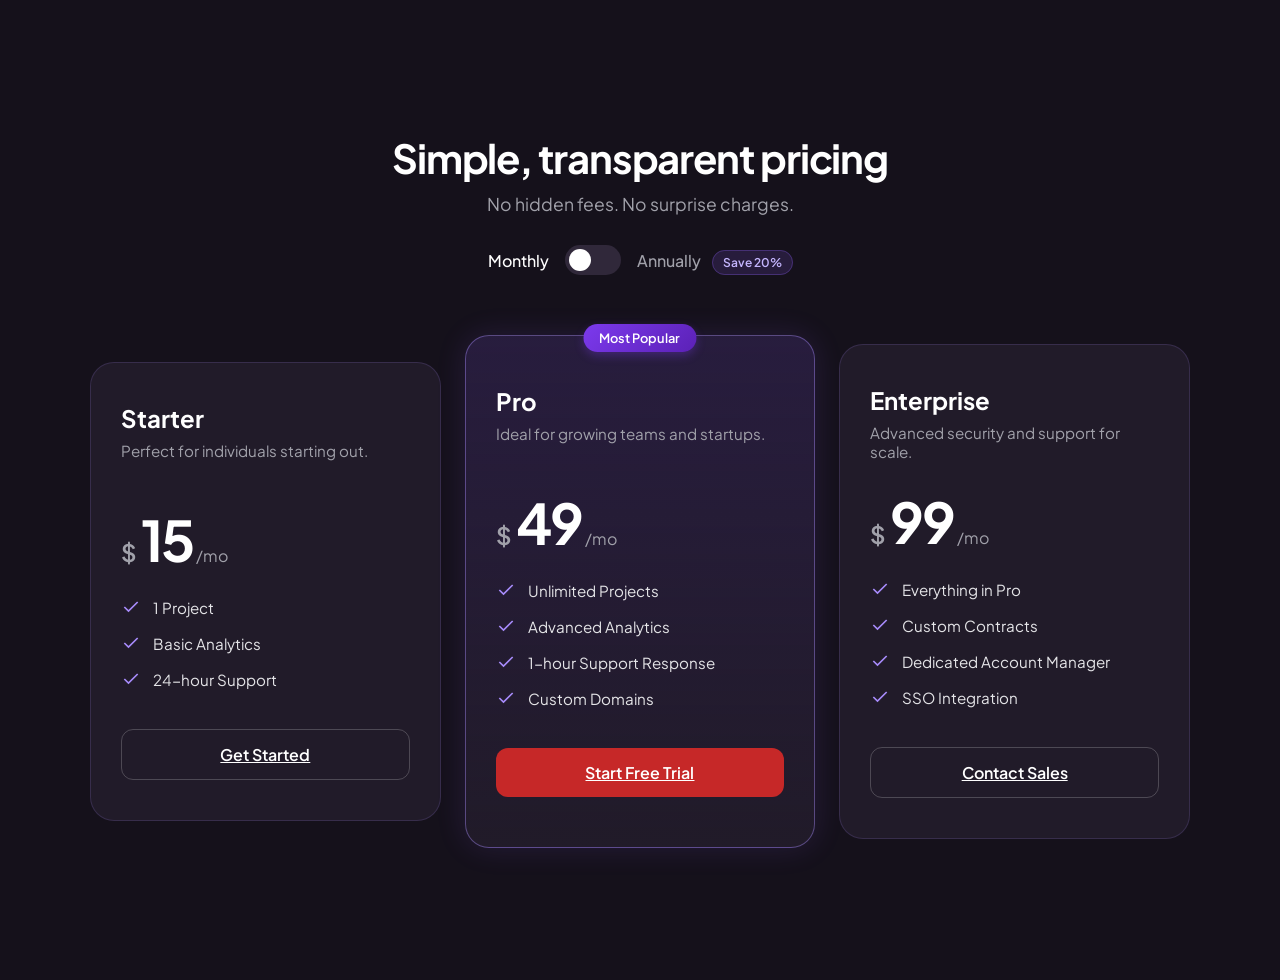
<file: pages/pricing.html>
<!DOCTYPE html>
<html lang="en">
  <head>
    <meta charset="UTF-8">
    <link rel="stylesheet" href="../css/pricing.css">
    <meta name="viewport" content="width=device-width, initial-scale=1.0">
    <title>Pricing</title>
  </head>
  <body>
<section class="pricing-section">
  <div class="pricing-header">
    <h2>Simple, transparent pricing</h2>
    <p>No hidden fees. No surprise charges.</p>
    
    <!-- Toggle Switch -->
    <div class="toggle-container">
      <span class="toggle-label" id="label-monthly">Monthly</span>
      <label class="switch">
        <input type="checkbox" id="pricing-toggle">
        <span class="slider round"></span>
      </label>
      <span class="toggle-label" id="label-annually">
        Annually <span class="badge">Save 20%</span>
      </span>
    </div>
  </div>

  <div class="pricing-cards">
    <!-- Starter Plan -->
    <div class="pricing-card">
      <h3>Starter</h3>
      <p class="plan-desc">Perfect for individuals starting out.</p>
      <div class="price">
        <span class="currency">$</span>
        <span class="amount" data-monthly="15" data-annually="12">15</span>
        <span class="period">/mo</span>
      </div>
      <ul class="features">
        <li><svg viewBox="0 0 24 24" fill="none" stroke="currentColor" stroke-width="2"><polyline points="20 6 9 17 4 12"></polyline></svg> 1 Project</li>
        <li><svg viewBox="0 0 24 24" fill="none" stroke="currentColor" stroke-width="2"><polyline points="20 6 9 17 4 12"></polyline></svg> Basic Analytics</li>
        <li><svg viewBox="0 0 24 24" fill="none" stroke="currentColor" stroke-width="2"><polyline points="20 6 9 17 4 12"></polyline></svg> 24-hour Support</li>
      </ul>
      <a href="#" class="btn btn-outline">Get Started</a>
    </div>

    <!-- Pro Plan (Highlighted) -->
    <div class="pricing-card highlighted">
      <div class="popular-badge">Most Popular</div>
      <h3>Pro</h3>
      <p class="plan-desc">Ideal for growing teams and startups.</p>
      <div class="price">
        <span class="currency">$</span>
        <span class="amount" data-monthly="49" data-annually="39">49</span>
        <span class="period">/mo</span>
      </div>
      <ul class="features">
        <li><svg viewBox="0 0 24 24" fill="none" stroke="currentColor" stroke-width="2"><polyline points="20 6 9 17 4 12"></polyline></svg> Unlimited Projects</li>
        <li><svg viewBox="0 0 24 24" fill="none" stroke="currentColor" stroke-width="2"><polyline points="20 6 9 17 4 12"></polyline></svg> Advanced Analytics</li>
        <li><svg viewBox="0 0 24 24" fill="none" stroke="currentColor" stroke-width="2"><polyline points="20 6 9 17 4 12"></polyline></svg> 1-hour Support Response</li>
        <li><svg viewBox="0 0 24 24" fill="none" stroke="currentColor" stroke-width="2"><polyline points="20 6 9 17 4 12"></polyline></svg> Custom Domains</li>
      </ul>
      <a href="#" class="btn btn-primary">Start Free Trial</a>
    </div>

    <!-- Enterprise Plan -->
    <div class="pricing-card">
      <h3>Enterprise</h3>
      <p class="plan-desc">Advanced security and support for scale.</p>
      <div class="price">
        <span class="currency">$</span>
        <span class="amount" data-monthly="99" data-annually="79">99</span>
        <span class="period">/mo</span>
      </div>
      <ul class="features">
        <li><svg viewBox="0 0 24 24" fill="none" stroke="currentColor" stroke-width="2"><polyline points="20 6 9 17 4 12"></polyline></svg> Everything in Pro</li>
        <li><svg viewBox="0 0 24 24" fill="none" stroke="currentColor" stroke-width="2"><polyline points="20 6 9 17 4 12"></polyline></svg> Custom Contracts</li>
        <li><svg viewBox="0 0 24 24" fill="none" stroke="currentColor" stroke-width="2"><polyline points="20 6 9 17 4 12"></polyline></svg> Dedicated Account Manager</li>
        <li><svg viewBox="0 0 24 24" fill="none" stroke="currentColor" stroke-width="2"><polyline points="20 6 9 17 4 12"></polyline></svg> SSO Integration</li>
      </ul>
      <a href="#" class="btn btn-outline">Contact Sales</a>
    </div>
  </div>
</section>
    <script type="module" src="../js/theme.js"></script>
    <script src="../js/pricing.js"></script>
  </body>
</html>
</file>
<file: css/pricing.css>
@import url('https://fonts.googleapis.com/css2?family=Plus+Jakarta+Sans:wght@400;500;600;700&display=swap');

body {
  background-color: #15111b;
  color: #fff;
  font-family: 'Plus Jakarta Sans', sans-serif;
  margin: 0;
  min-height: 100vh;
  display: flex;
  align-items: center;
  justify-content: center;
  padding: 40px 20px;
}

.pricing-section {
  max-width: 1100px;
  width: 100%;
}

.pricing-header {
  text-align: center;
  margin-bottom: 60px;
}

.pricing-header h2 {
  font-size: 2.5rem;
  margin: 0 0 10px 0;
  font-weight: 700;
  letter-spacing: -0.03em;
}

.pricing-header p {
  color: #a1a1aa;
  font-size: 1.1rem;
  margin: 0 0 30px 0;
}

/* --- TOGGLE SWITCH --- */
.toggle-container {
  display: flex;
  align-items: center;
  justify-content: center;
  gap: 16px;
}

.toggle-label {
  font-weight: 500;
  color: #a1a1aa;
  transition: color 0.3s;
}

.toggle-label.active {
  color: #fff;
}

.badge {
  background: rgba(139, 92, 246, 0.15);
  color: #c4b5fd;
  padding: 4px 10px;
  border-radius: 99px;
  font-size: 0.75rem;
  font-weight: 600;
  margin-left: 8px;
  border: 1px solid rgba(139, 92, 246, 0.3);
}

.switch {
  position: relative;
  display: inline-block;
  width: 56px;
  height: 30px;
}

.switch input {
  opacity: 0;
  width: 0;
  height: 0;
}

.slider {
  position: absolute;
  cursor: pointer;
  top: 0; left: 0; right: 0; bottom: 0;
  background-color: #30283a;
  transition: .4s;
}

.slider:before {
  position: absolute;
  content: "";
  height: 22px;
  width: 22px;
  left: 4px;
  bottom: 4px;
  background-color: white;
  transition: .4s;
}

input:checked + .slider {
  background-color: #7c3aed;
}

input:checked + .slider:before {
  transform: translateX(26px);
}

.slider.round {
  border-radius: 34px;
}

.slider.round:before {
  border-radius: 50%;
}

/* --- CARDS --- */
.pricing-cards {
  display: grid;
  grid-template-columns: repeat(auto-fit, minmax(300px, 1fr));
  gap: 24px;
  align-items: center; /* Keeps cards vertically aligned */
}

.pricing-card {
  background: #211b29;
  border: 1px solid rgba(167, 139, 250, 0.16);
  border-radius: 24px;
  padding: 40px 30px;
  position: relative;
  transition: transform 0.3s ease;
}

.pricing-card:hover {
  transform: translateY(-5px);
}

.pricing-card.highlighted {
  background: linear-gradient(180deg, rgba(139, 92, 246, 0.16) 0%, #211b29 100%);
  border: 1px solid rgba(167, 139, 250, 0.42);
  box-shadow: 0 0 30px rgba(139, 92, 246, 0.14);
  padding: 50px 30px; /* Slightly taller */
}

.popular-badge {
  position: absolute;
  top: -12px;
  left: 50%;
  transform: translateX(-50%);
  background: linear-gradient(135deg, #7c3aed, #5b21b6);
  color: white;
  padding: 6px 16px;
  border-radius: 99px;
  font-size: 0.8rem;
  font-weight: 600;
  box-shadow: 0 4px 10px rgba(124, 58, 237, 0.3);
}

.pricing-card h3 {
  font-size: 1.5rem;
  margin: 0 0 8px 0;
}

.plan-desc {
  color: #a1a1aa;
  font-size: 0.95rem;
  margin: 0 0 30px 0;
  height: 40px; /* Aligns heights */
}

.price {
  margin-bottom: 30px;
  display: flex;
  align-items: baseline;
}

.currency {
  font-size: 1.5rem;
  font-weight: 600;
  color: #a1a1aa;
}

.amount {
  font-size: 3.5rem;
  font-weight: 700;
  line-height: 1;
  letter-spacing: -0.05em;
  margin: 0 4px;
}

.period {
  color: #a1a1aa;
  font-size: 1rem;
}

/* Features List */
.features {
  list-style: none;
  padding: 0;
  margin: 0 0 40px 0;
}

.features li {
  display: flex;
  align-items: center;
  gap: 12px;
  margin-bottom: 16px;
  color: #e4e4e7;
  font-size: 0.95rem;
}

.features svg {
  width: 20px;
  height: 20px;
  color: #a78bfa;
  flex-shrink: 0;
}

/* Buttons */
.btn {
  display: block;
  width: 100%;
  text-align: center;
  padding: 14px;
  border-radius: 12px;
  font-weight: 600;
  font-size: 1rem;
  transition: all 0.3s;
  box-sizing: border-box;
}

.btn-primary {
  background: #c62828;
  color: #fff;
}

.btn-primary:hover {
  background: #a91f2b;
  box-shadow: 0 0 18px rgba(198, 40, 40, 0.24);
}

.btn-outline {
  background: transparent;
  color: #fff;
  border: 1px solid rgba(255, 255, 255, 0.2);
}

.btn-outline:hover {
  background: rgba(139, 92, 246, 0.1);
  border-color: rgba(167, 139, 250, 0.5);
}

/* Tablet & Mobile */
@media (max-width: 900px) {
  .pricing-card.highlighted {
    padding: 40px 30px;
  }
}

:root[data-theme="light"] {
  color-scheme: light;
}

:root[data-theme="light"] body {
  background-color: #f4f1f8;
  color: #2d2635;
}

:root[data-theme="light"] .pricing-header p,
:root[data-theme="light"] .toggle-label,
:root[data-theme="light"] .plan-desc,
:root[data-theme="light"] .currency,
:root[data-theme="light"] .period {
  color: #706779;
}

:root[data-theme="light"] .toggle-label.active {
  color: #2d2635;
}

:root[data-theme="light"] .pricing-card {
  border-color: #e2dce9;
  background: #fff;
  box-shadow: 0 16px 40px rgba(44, 32, 54, 0.08);
}

:root[data-theme="light"] .pricing-card.highlighted {
  border-color: #bda8d4;
  background: linear-gradient(180deg, #f1eafa 0%, #fff 100%);
  box-shadow: 0 0 28px rgba(109, 40, 217, 0.12);
}

:root[data-theme="light"] .features li {
  color: #403849;
}

:root[data-theme="light"] .slider {
  background-color: #d7cfdf;
}

:root[data-theme="light"] .btn-outline {
  border-color: #c9bdd6;
  color: #3c3148;
}

:root[data-theme="light"] .btn-outline:hover {
  border-color: #9c7ab8;
  color: #34203f;
  background: #f0eaf6;
}
</file>
